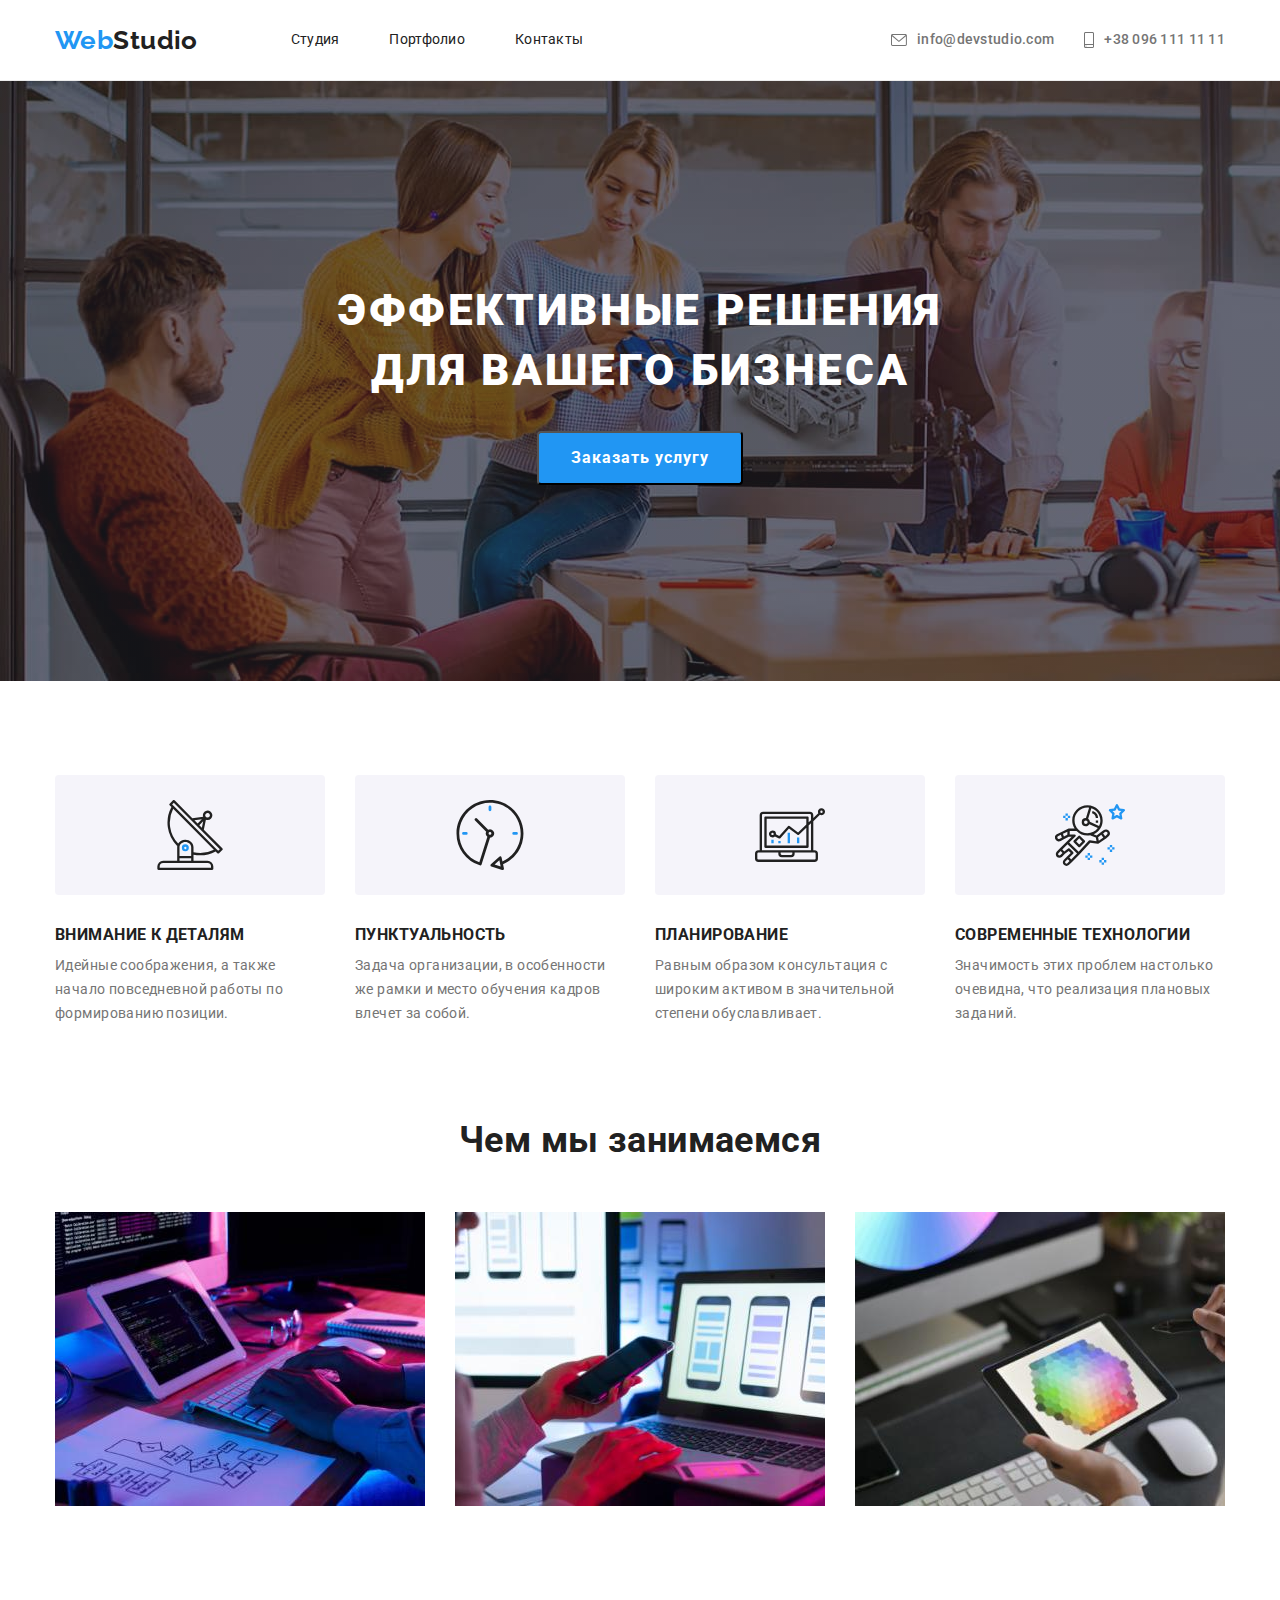
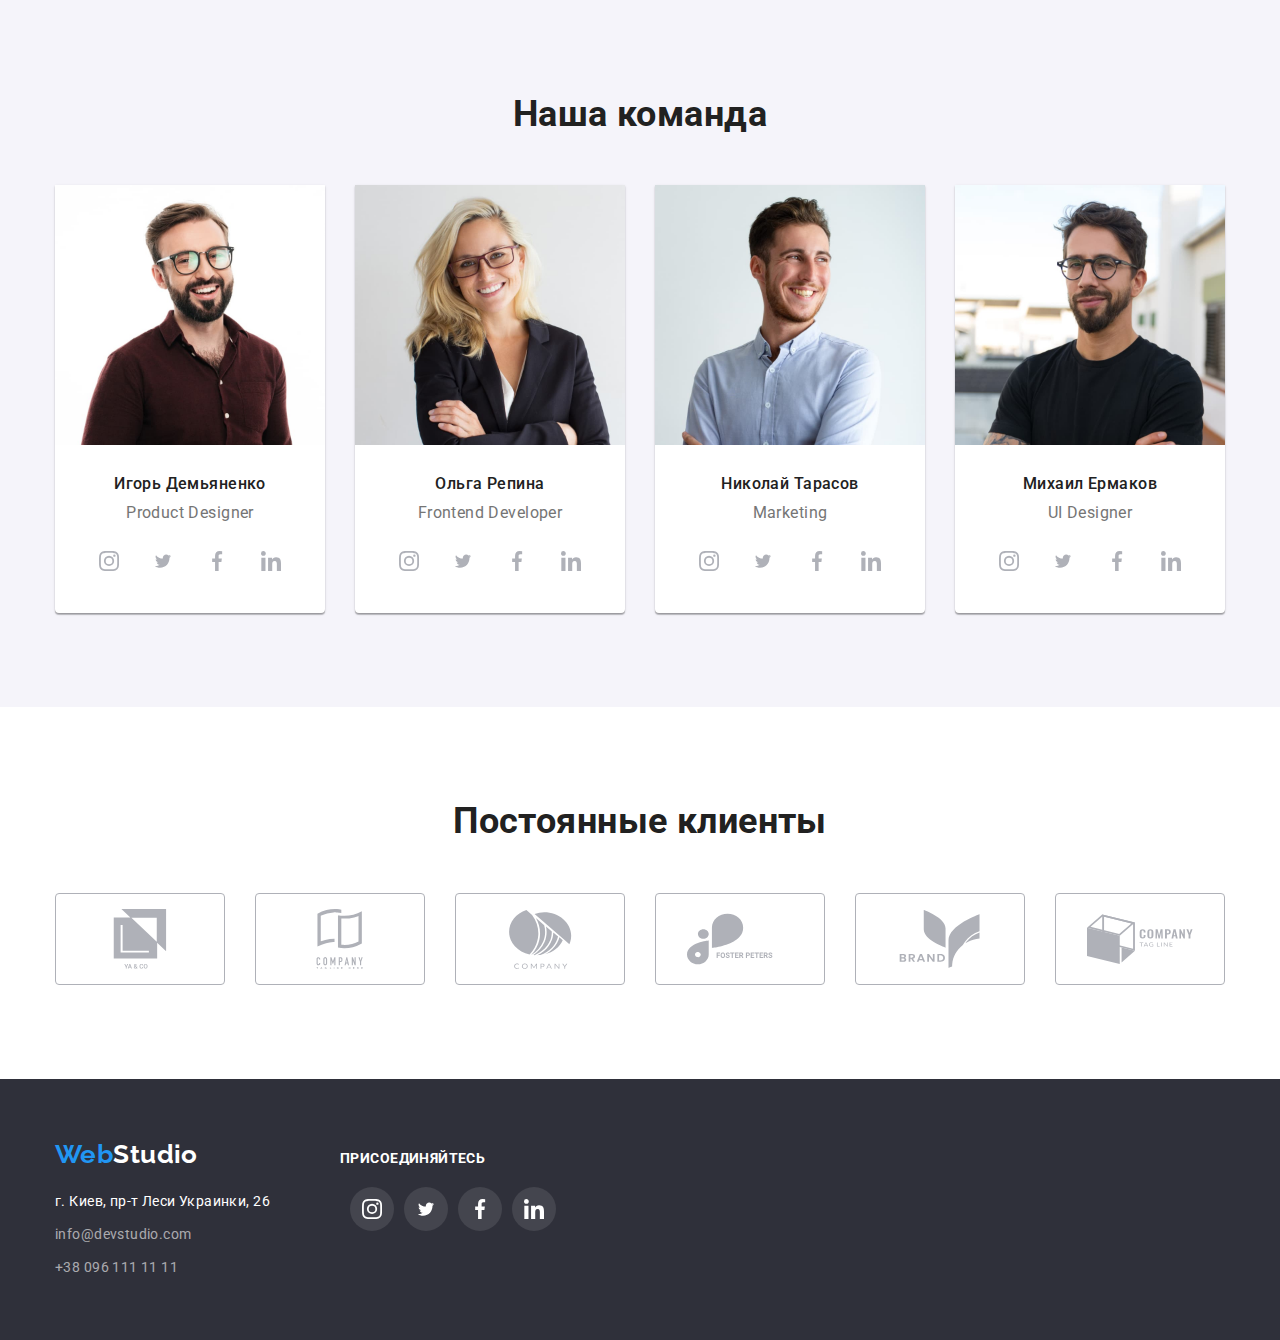
<file: index.html>
<!DOCTYPE html>
<html lang="ru">  
      <head>
            <meta charset="UTF-8">
            <meta name="viewport" content="width=device-width, initial-scale=1.0">
            <title>Студия</title>
            <link rel="stylesheet" href="https://cdnjs.cloudflare.com/ajax/libs/modern-normalize/1.0.0/modern-normalize.min.css" />
            <link rel="preconnect" href="https://fonts.googleapis.com">
            <link rel="preconnect" href="https://fonts.gstatic.com" crossorigin>
            <link href="https://fonts.googleapis.com/css2?family=Raleway:wght@700&family=Roboto:wght@400;500;700;900&display=swap"
                  rel="stylesheet">
            <link rel="stylesheet" href="./CSS/styles.css">
      </head>
      <body>
            <header class="head-site">
                  <div class="conteiner page-nav">
                        <a href="./index.html" class="logo">Web<span class="studio-first">Studio</span></a>
                        <nav class="main-nav">   
                              <ul class="site-nav">
                                    <li class="item"><a href="./index.html" class="current-link">Студия</a></li>
                                    <li class="item"><a href="./portfolio.html">Портфолио</a></li>
                                    <li class="item"><a href="">Контакты</a></li>
                              </ul>
                        </nav>
                        <ul class="site-contact">
                              <li class="item">
                                    <a href="mailto:info@devstudio.com" class="header-contact">
                                          <svg class="icon-contact" width="16" height="12">
                                                <use href="./images/symbol-defs.svg#icon-mail"></use>
                                          </svg>info@devstudio.com</a>
                              </li>
                              <li class="item">
                                    <a href="tel:+380961111111" class="header-contact">
                                          <svg class="icon-contact" width="10" height="16">
                                                <use href="./images/symbol-defs.svg#icon-tell"></use>
                                          </svg>+38 096 111 11 11</a>
                              </li>
                        </ul>
                  </div>
            </header>
            <main>
                  <!--Шапка-->
                  <section class="section-hero">
                        <div class="hero-part">
                              <h1 class="hero">Эффективные решения для вашего бизнеса</h1>
                              <button type="button" class="order">Заказать услугу</button>
                        </div>
                  </section>
                  <!--Особенности-->
                  <section class="section">
                        <div class="conteiner">
                              <h2 class="visually-hidden">Особенности</h2>
                              <ul class="item-peculiarities">
                                    <li class="item-pec icon-antenna">
                                          <h3 class="item-title">Внимание к деталям</h3>
                                          <p>Идейные соображения, а также начало повседневной работы по формированию позиции.</p>
                                    </li>
                                    <li class="item-pec icon-clock">
                                          <h3 class="item-title">Пунктуальность</h3>
                                          <p>Задача организации, в особенности же рамки и место обучения кадров влечет за собой.</p>
                                    </li>
                                    <li class="item-pec icon-diagram">
                                          <h3 class="item-title">Планирование</h3>
                                          <p>Равным образом консультация с широким активом в значительной степени обуславливает.</p>
                                    </li>
                                    <li class="item-pec icon-astronaut">
                                          <h3 class="item-title">Современные технологии</h3>
                                          <p>Значимость этих проблем настолько очевидна, что реализация плановых заданий.</p>
                                    </li>
                              </ul>
                        </div>
                  </section>
                  <!--Чем мы занимаемся-->
                  <section class="section work">
                        <div class="conteiner">
                              <h2 class="title">Чем мы занимаемся</h2>
                              <ul class="work-exemples">
                                    <li class="exemple">
                                          <img src="./images/box_1.jpg" alt="Десктопные приложения" width="370">
                                    </li>
                                    <li class="exemple">
                                          <img src="./images/box_2.jpg" alt="Мобильные приложения" width="370">
                                    </li>
                                    <li class="exemple">
                                          <img src="./images/box_3.jpg" alt="Дизайнерские решения" width="370">
                                    </li>
                              </ul>
                        </div>
                  </section>
                 <!--Наша команда-->
                  <section class="section command">
                        <div class="conteiner">
                              <h2 class="title">Наша команда</h2>
                              <ul class="foto-command">
                                    <li class="foto">
                                          <img src="./images/img_1.jpg" alt="Игорь Демьяненко" width="270">
                                          <div class="foto-description">
                                                <h3 class="partner">Игорь Демьяненко</h3>
                                                <p class="profesion">Product Designer</p>
                                                <ul class="icon-item">
                                                      <li class="item">
                                                            <a href="#" target="_blank" class="item-link" arial-label="Instagram">
                                                                  <svg class="social-icon" width="20" height="20">
                                                                        <use href="./images/symbol-defs.svg#icon-instagram"></use>
                                                                  </svg>
                                                            </a>
                                                      </li>
                                                      <li class="item">
                                                            <a href="#" target="_blank" class="item-link" arial-label="Twitter">
                                                                  <svg class="social-icon" width="20" height="16.25">
                                                                        <use href="./images/symbol-defs.svg#icon-twitter"></use>
                                                                  </svg>
                                                            </a>
                                                      </li>
                                                      <li class="item">
                                                            <a href="#" target="_blank" class="item-link" arial-label="Facebook">
                                                                  <svg class="social-icon" width="20" height="20">
                                                                        <use href="./images/symbol-defs.svg#icon-facebook"></use>
                                                                  </svg>
                                                            </a>
                                                      </li>
                                                      <li class="item">
                                                            <a href="#" target="_blank" class="item-link" arial-label="Linkedin">
                                                                  <svg class="social-icon" width="20" height="20">
                                                                        <use href="./images/symbol-defs.svg#icon-linkedin"></use>
                                                                  </svg>
                                                            </a>
                                                      </li>
                                                </ul>
                                          </div>  
                                    </li>
                                    <li class="foto">
                                          <img src="./images/img_2.jpg" alt="Ольга Репина" width="270">
                                          <div class="foto-description">
                                                <h3 class="partner">Ольга Репина</h3>
                                                <p class="profesion">Frontend Developer</p>
                                                <ul class="icon-item">
                                                      <li class="item">
                                                            <a href="#" target="_blank" class="item-link" arial-label="Instagram">
                                                                  <svg class="social-icon" width="20" height="20">
                                                                        <use href="./images/symbol-defs.svg#icon-instagram"></use>
                                                                  </svg>
                                                            </a>
                                                      </li>
                                                      <li class="item">
                                                            <a href="#" target="_blank" class="item-link" arial-label="Twitter">
                                                                  <svg class="social-icon" width="20" height="16.25">
                                                                        <use href="./images/symbol-defs.svg#icon-twitter"></use>
                                                                  </svg>
                                                            </a>
                                                      </li>
                                                      <li class="item">
                                                            <a href="#" target="_blank" class="item-link" arial-label="Facebook">
                                                                  <svg class="social-icon" width="20" height="20">
                                                                        <use href="./images/symbol-defs.svg#icon-facebook"></use>
                                                                  </svg>
                                                            </a>
                                                      </li>
                                                      <li class="item">
                                                            <a href="#" target="_blank" class="item-link" arial-label="Linkedin">
                                                                  <svg class="social-icon" width="20" height="20">
                                                                        <use href="./images/symbol-defs.svg#icon-linkedin"></use>
                                                                  </svg>
                                                            </a>
                                                      </li>
                                                </ul>
                                          </div>
                                    </li>
                                    <li class="foto">
                                          <img src="./images/img_3.jpg" alt="Николай Тарасов" width="270">
                                          <div class="foto-description">
                                                <h3 class="partner">Николай Тарасов</h3>
                                                <p class="profesion">Marketing</p>
                                                <ul class="icon-item">
                                                      <li class="item">
                                                            <a href="#" target="_blank" class="item-link" arial-label="Instagram">
                                                                  <svg class="social-icon" width="20" height="20">
                                                                        <use href="./images/symbol-defs.svg#icon-instagram"></use>
                                                                  </svg>
                                                            </a>
                                                      </li>
                                                      <li class="item">
                                                            <a href="#" target="_blank" class="item-link" arial-label="Twitter">
                                                                  <svg class="social-icon" width="20" height="16.25">
                                                                        <use href="./images/symbol-defs.svg#icon-twitter"></use>
                                                                  </svg>
                                                            </a>
                                                      </li>
                                                      <li class="item">
                                                            <a href="#" target="_blank" class="item-link" arial-label="Facebook">
                                                                  <svg class="social-icon" width="20" height="20">
                                                                        <use href="./images/symbol-defs.svg#icon-facebook"></use>
                                                                  </svg>
                                                            </a>
                                                      </li>
                                                      <li class="item">
                                                            <a href="#" target="_blank" class="item-link" arial-label="Linkedin">
                                                                  <svg class="social-icon" width="20" height="20">
                                                                        <use href="./images/symbol-defs.svg#icon-linkedin"></use>
                                                                  </svg>
                                                            </a>
                                                      </li>
                                                </ul>
                                          </div>
                                    </li>
                                    <li class="foto">
                                          <img src="./images/img_4.jpg" alt="Михаил Ермаков" width="270">
                                          <div class="foto-description">
                                                <h3 class="partner">Михаил Ермаков</h3>
                                                <p class="profesion">UI Designer</p>
                                                <ul class="icon-item">
                                                      <li class="item">
                                                            <a href="#" target="_blank" class="item-link" arial-label="Instagram">
                                                                  <svg class="social-icon" width="20" height="20">
                                                                        <use href="./images/symbol-defs.svg#icon-instagram"></use>
                                                                  </svg>
                                                            </a>
                                                      </li>
                                                      <li class="item">
                                                            <a href="#" target="_blank" class="item-link" arial-label="Twitter">
                                                                  <svg class="social-icon" width="20" height="16.25">
                                                                        <use href="./images/symbol-defs.svg#icon-twitter"></use>
                                                                  </svg>
                                                            </a>
                                                      </li>
                                                      <li class="item">
                                                            <a href="#" target="_blank" class="item-link" arial-label="Facebook">
                                                                  <svg class="social-icon" width="20" height="20">
                                                                        <use href="./images/symbol-defs.svg#icon-facebook"></use>
                                                                  </svg>
                                                            </a>
                                                      </li>
                                                      <li class="item">
                                                            <a href="#" target="_blank" class="item-link" arial-label="Linkedin">
                                                                  <svg class="social-icon" width="20" height="20">
                                                                        <use href="./images/symbol-defs.svg#icon-linkedin"></use>
                                                                  </svg>
                                                            </a>
                                                      </li>
                                                </ul>
                                          </div>
                                    </li>
                              </ul>
                        </div>
                  </section> 
                  <section class="section">
                        <div class="conteiner">
                              <h2 class="title">Постоянные клиенты</h2>
                              <ul class="item-clients">
                                    <li class="item">
                                          <a href="#" class="link-client">
                                                <svg class="icon-client">
                                                      <use href="./images/symbol-defs.svg#icon-client_1"></use>
                                                </svg>
                                          </a>
                                    </li>
                                    <li class="item">
                                          <a href="#" class="link-client">
                                                <svg class="icon-client">
                                                      <use href="./images/symbol-defs.svg#icon-client_2"></use>
                                                </svg>
                                          </a>
                                    </li>
                                    <li class="item">
                                          <a href="#" class="link-client">
                                                <svg class="icon-client">
                                                      <use href="./images/symbol-defs.svg#icon-client_3"></use>
                                                </svg>
                                          </a>
                                    </li>
                                    <li class="item">
                                          <a href="#" class="link-client">
                                                <svg class="icon-client">
                                                      <use href="./images/symbol-defs.svg#icon-client_4"></use>
                                                </svg>
                                          </a>
                                    </li>
                                    <li class="item">
                                          <a href="#" class="link-client">
                                                <svg class="icon-client">
                                                      <use href="./images/symbol-defs.svg#icon-client_5"></use>
                                                </svg>
                                          </a>
                                    </li>
                                    <li class="item">
                                          <a href="#" class="link-client">
                                                <svg class="icon-client">
                                                      <use href="./images/symbol-defs.svg#icon-client_6"></use>
                                                </svg>
                                          </a>
                                    </li>
                              </ul>
                        </div>
                  </section>
            </main>
            <footer class="footer-nav">
                  <div class="conteiner footer-list">
                        <div class="footer-part">
                              <!--Адрес-->
                              <a href="./index.html" class="logo">Web<span class="studio-second">Studio</span></a>
                                    <address class="contact">
                                          <p>г. Киев, пр-т Леси Украинки, 26</p>
                                          <a href="mailto:info@devstudio.com">info@devstudio.com</a>
                                          <a href="tel:+380961111111">+38 096 111 11 11</a>
                                    </address>
                        </div>
                        <div>
                              <p class="social-title">присоединяйтесь</p>
                              <ul class="icon-item">
                                    <li class="item">
                                          <a href="#" target="_blank" class="item-link second" arial-label="Instagram">
                                                <svg class="social-icon-second" width="20" height="20">
                                                      <use href="./images/symbol-defs.svg#icon-instagram"></use>
                                                </svg>
                                          </a>
                                    </li>
                                    <li class="item">
                                          <a href="#" target="_blank" class="item-link second" arial-label="Twitter">
                                                <svg class="social-icon-second" width="20" height="16.25">
                                                      <use href="./images/symbol-defs.svg#icon-twitter"></use>
                                                </svg>
                                          </a>
                                    </li>
                                    <li class="item">
                                          <a href="#" target="_blank" class="item-link second" arial-label="Facebook">
                                                <svg class="social-icon-second" width="20" height="20">
                                                      <use href="./images/symbol-defs.svg#icon-facebook"></use>
                                                </svg>
                                          </a>
                                    </li>
                                    <li class="item">
                                          <a href="#" target="_blank" class="item-link second" arial-label="Linkedin">
                                                <svg class="social-icon-second" width="20" height="20">
                                                      <use href="./images/symbol-defs.svg#icon-linkedin"></use>
                                                </svg>
                                          </a>
                                    </li>
                              </ul>
                        </div>
                  </div>
            </footer>     
      </body>
</html>
</file>
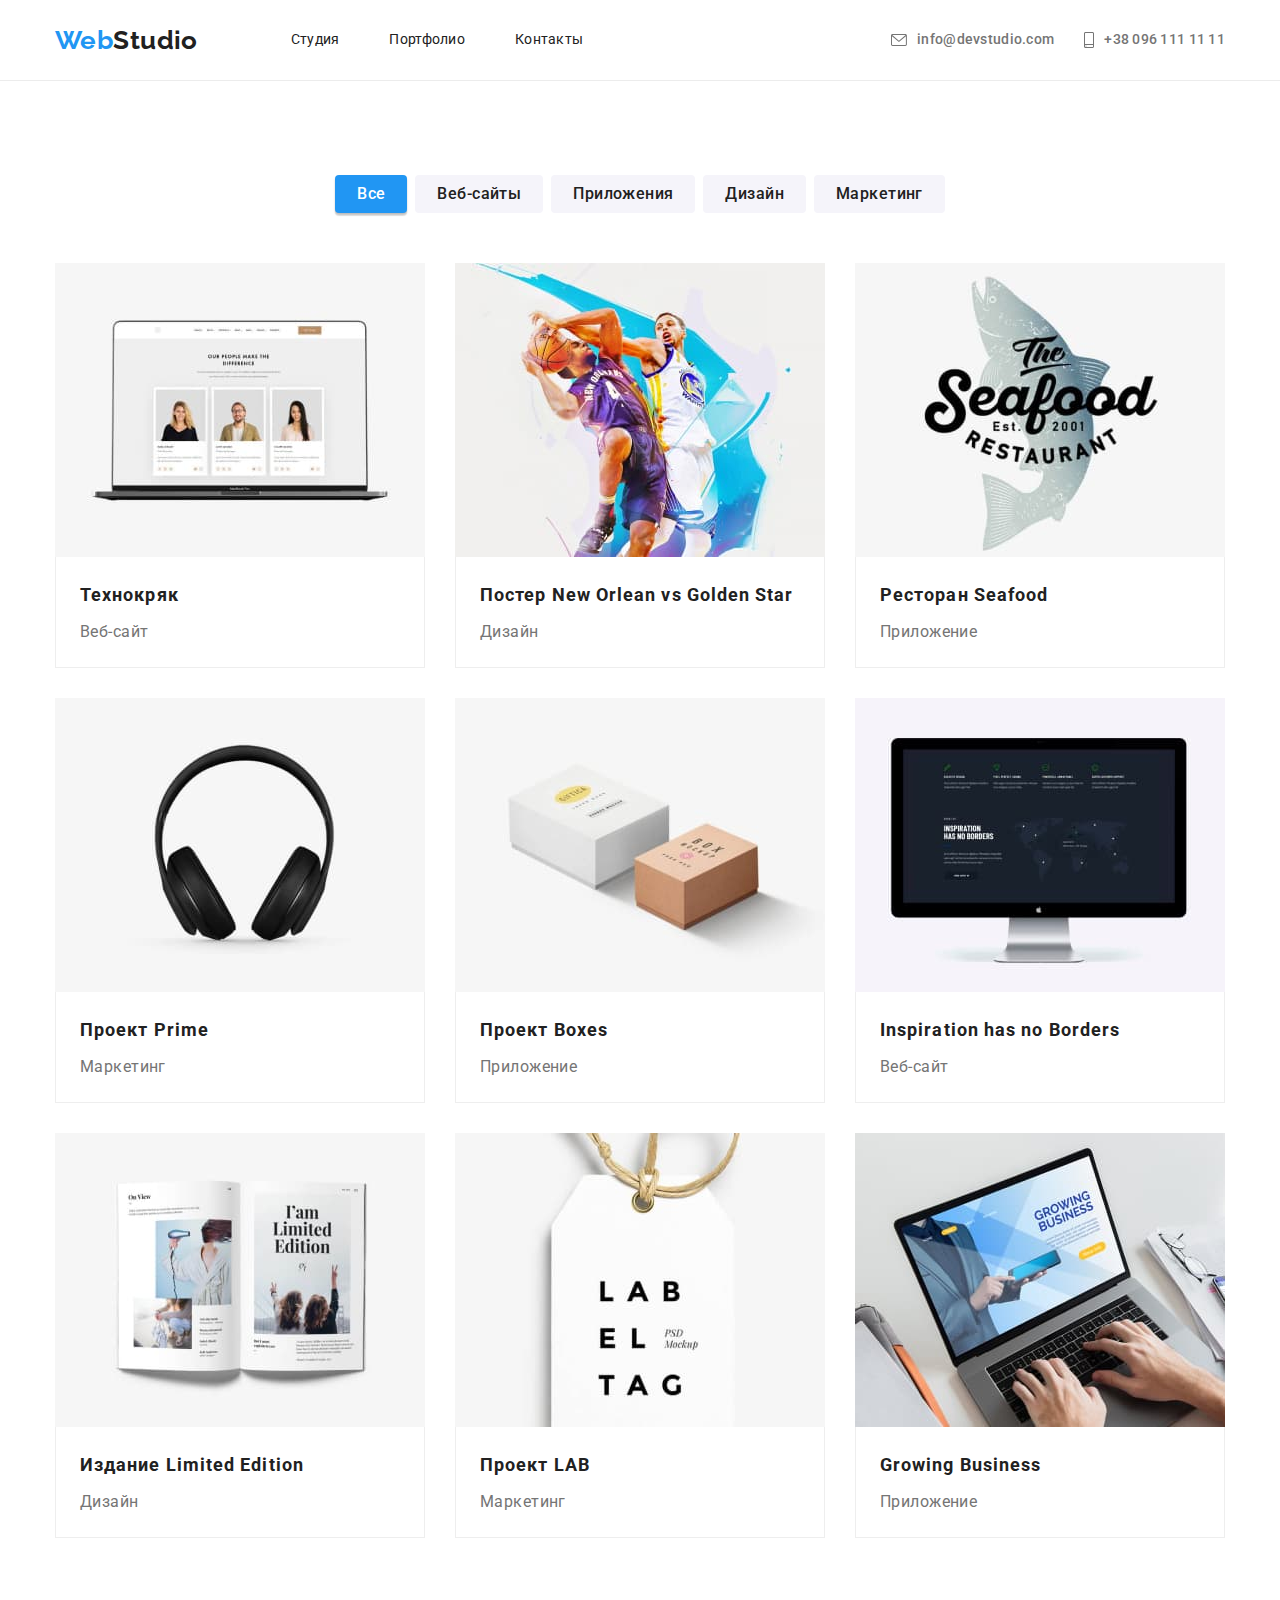
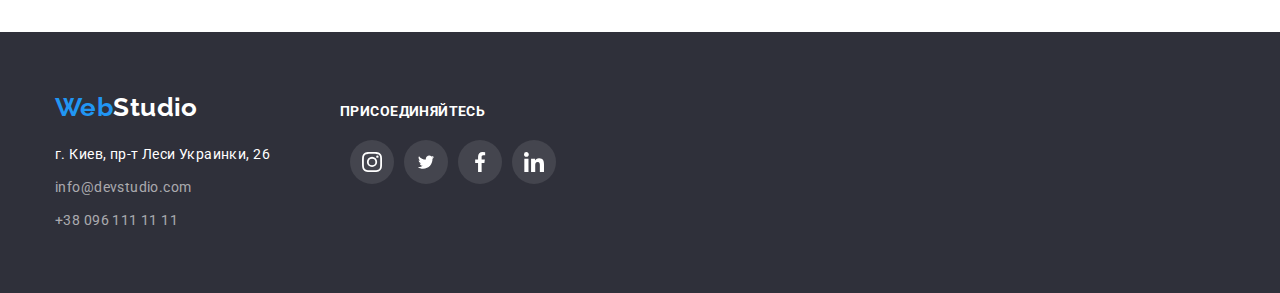
<file: portfolio.html>
<!DOCTYPE html>
<html lang="ru">
      <head>
            <meta charset="UTF-8">
            <meta name="viewport" content="width=device-width, initial-scale=1.0">
            <title>Портфолио</title>
            <link rel="stylesheet" href="https://cdnjs.cloudflare.com/ajax/libs/modern-normalize/1.0.0/modern-normalize.min.css" />
            <link rel="preconnect" href="https://fonts.googleapis.com">
            <link rel="preconnect" href="https://fonts.gstatic.com" crossorigin>
            <link href="https://fonts.googleapis.com/css2?family=Raleway:wght@700&family=Roboto:wght@400;500;700;900&display=swap"
            rel="stylesheet">
            <link rel="stylesheet" href="./CSS/styles.css">
      </head>
      <body>
            <header class="head-site">
                  <div class="conteiner page-nav">
                        <a href="./index.html" class="logo">Web<span class="studio-first">Studio</span></a>
                        <nav class="main-nav">
                              <ul class="site-nav">
                                    <li class="item"><a href="./index.html" >Студия</a></li>
                                    <li class="item"><a href="./portfolio.html" class="current-link">Портфолио</a></li>
                                    <li class="item"><a href="">Контакты</a></li>
                              </ul>
                        </nav>
                        <ul class="site-contact">
                              <li class="item">
                                    <a href="mailto:info@devstudio.com" class="header-contact">
                                          <svg class="icon-contact" width="16" height="12">
                                                <use href="./images/symbol-defs.svg#icon-mail"></use>
                                          </svg>info@devstudio.com</a>
                              </li>
                              <li class="item">
                                    <a href="tel:+380961111111" class="header-contact">
                                          <svg class="icon-contact" width="10" height="16">
                                                <use href="./images/symbol-defs.svg#icon-tell"></use>
                                          </svg>+38 096 111 11 11</a>
                              </li>
                        </ul>
                  </div>
            </header>
            <main>
                  <section class="section">
                        <div class="conteiner">
                        <h1 class="visually-hidden">Наши работы</h1>
                        <ul class="filtr-choice">
                              <li class="filtr-item"><button type="button" class="filtr-all">Все</button></li>
                              <li class="filtr-item"><button type="button" class="filtr">Веб-сайты</button></li>
                              <li class="filtr-item"><button type="button" class="filtr">Приложения</button></li>
                              <li class="filtr-item"><button type="button" class="filtr">Дизайн</button></li>
                              <li class="filtr-item"><button type="button" class="filtr">Маркетинг</button></li> 
                        </ul>
                        <ul class="filtr-part">
                              <li class="part-item">
                                    <a href="#" class="part-item-link">
                                          <img src="./images/img_5.jpg" alt="Наши работы" width="370">
                                          <div class="filtr-element">
                                                <h3 class="filtr-title">Технокряк</h3>
                                                <p class="filtr-list">Веб-сайт</p>
                                          </div> 
                                    </a>
                              </li>
                              <li class="part-item">
                                    <a href="#" class="part-item-link">
                                          <img src="./images/img_6.jpg" alt="Постер New Orlean vs Golden Star" width="370">
                                          <div class="filtr-element">
                                                <h3 class="filtr-title">Постер New Orlean vs Golden Star</h3>
                                                <p class="filtr-list">Дизайн</p>
                                          </div>    
                                    </a>
                              </li>
                              <li class="part-item">
                                    <a href="#" class="part-item-link">
                                          <img src="./images/img_7.jpg" alt="Ресторан Seafood" width="370">
                                          <div class="filtr-element">
                                                <h3 class="filtr-title">Ресторан Seafood</h3>
                                                <p class="filtr-list">Приложение</p>
                                          </div>  
                                    </a>
                              </li>
                              <li class="part-item">
                                    <a href="#" class="part-item-link">
                                          <img src="./images/img_8.jpg" alt="Проект Prime" width="370">
                                          <div class="filtr-element">
                                                <h3 class="filtr-title">Проект Prime</h3>
                                                <p class="filtr-list">Маркетинг</p>
                                          </div> 
                                    </a>
                              </li>
                              <li class="part-item">
                                    <a href="#" class="part-item-link">
                                          <img src="./images/img_9.jpg" alt="Проект Boxes" width="370">
                                          <div class="filtr-element">
                                                <h3 class="filtr-title">Проект Boxes</h3>
                                                <p class="filtr-list">Приложение</p>
                                          </div>     
                                    </a>
                              </li>
                              <li class="part-item">
                                    <a href="#" class="part-item-link">
                                          <img src="./images/img_10.jpg" alt="Inspiration has no Borders" width="370">
                                          <div class="filtr-element">
                                                <h3 class="filtr-title">Inspiration has no Borders</h3>
                                                <p class="filtr-list">Веб-сайт</p>
                                          </div> 
                                    </a>
                              </li>
                              <li class="part-item">
                                    <a href="#" class="part-item-link">
                                          <img src="./images/img_11.jpg" alt="Издание Limited Edition" width="370">
                                          <div class="filtr-element">
                                                <h3 class="filtr-title">Издание Limited Edition</h3>
                                                <p class="filtr-list">Дизайн</p>
                                          </div>     
                                    </a>
                              </li>
                              <li class="part-item">
                                    <a href="#" class="part-item-link">
                                          <img src="./images/img_12.jpg" alt="Проект LAB" width="370">
                                          <div class="filtr-element">
                                                <h3 class="filtr-title">Проект LAB</h3>
                                                <p class="filtr-list">Маркетинг</p>
                                          </div> 
                                    </a>
                              </li>
                              <li class="part-item">
                                    <a href="#" class="part-item-link">
                                          <img src="./images/img_13.jpg" alt="Growing Business" width="370">
                                          <div class="filtr-element">
                                                <h3 class="filtr-title">Growing Business</h3>
                                                <p class="filtr-list">Приложение</p>
                                          </div>   
                                    </a>
                              </li>
                        </ul>
                        </div>
                  </section>
            </main>
            <footer class="footer-nav">
                  <div class="conteiner footer-list">
                        <div class="footer-part">
                              <!--Адрес-->
                              <a href="./index.html" class="logo">Web<span class="studio-second">Studio</span></a>
                              <address class="contact">
                                    <p>г. Киев, пр-т Леси Украинки, 26</p>
                                    <a href="mailto:info@devstudio.com">info@devstudio.com</a>
                                    <a href="tel:+380961111111">+38 096 111 11 11</a>
                              </address>
                        </div>
                        <div>
                              <p class="social-title">присоединяйтесь</p>
                              <ul class="icon-item">
                                    <li class="item">
                                          <a href="#" target="_blank" class="item-link second" arial-label="Instagram">
                                                <svg class="social-icon-second" width="20" height="20">
                                                      <use href="./images/symbol-defs.svg#icon-instagram"></use>
                                                </svg>
                                          </a>
                                    </li>
                                    <li class="item">
                                          <a href="#" target="_blank" class="item-link second" arial-label="Twitter">
                                                <svg class="social-icon-second" width="20" height="16.25">
                                                      <use href="./images/symbol-defs.svg#icon-twitter"></use>
                                                </svg>
                                          </a>
                                    </li>
                                    <li class="item">
                                          <a href="#" target="_blank" class="item-link second" arial-label="Facebook">
                                                <svg class="social-icon-second" width="20" height="20">
                                                      <use href="./images/symbol-defs.svg#icon-facebook"></use>
                                                </svg>
                                          </a>
                                    </li>
                                    <li class="item">
                                          <a href="#" target="_blank" class="item-link second" arial-label="Linkedin">
                                                <svg class="social-icon-second" width="20" height="20">
                                                      <use href="./images/symbol-defs.svg#icon-linkedin"></use>
                                                </svg>
                                          </a>
                                    </li>
                              </ul>
                        </div>
                  </div>
            </footer>
      </body>
</html>
</file>
<file: CSS/styles.css>
:root {
  --primary-text-color: #757575;
  --title-text-color: #212121;
  --accent-text-color: #2196f3;
  --accent-second-color: #188ce8;
  --hero-text-color: #ffffff;
  --adress-text-color: rgba(255, 255, 255, 0.6);
  --filtr-text-color: #f5f4fa;
  --footer-background-color: #2f303a;
  --hero-gradient-color:rgba(47, 48, 58, 0.4);
  --command-backgraund-color: #f5f4fa;
  --conteiner-background-color: #e5e5e5;
  --border-header-color: #ececec;
  --border-cards-color:#EEEEEE;
  --social-network-color: #AFB1B8;
  --social-background-color:#44454E;
}

body {
  font-family: Roboto, sans-serif;
  font-weight: 400;
  font-size: 14px;
  line-height: 1.71;
  letter-spacing: 0.03em;
  background-color: var(--hero-text-color);
  color: var(--primary-text-color);
}

/*Утилиты*/
li {
  list-style: none;
  margin: 0;
  padding: 0;
}

a {
  text-decoration: none;
  margin: 0;
  padding: 0;
}

h1,
h2,
h3,
h4,
p,
ul {
  margin: 0;
  padding: 0;
}

img{
  display: block;
}

.conteiner {
  padding-left: 15px;
  padding-right: 15px;
  margin-left: auto;
  margin-right: auto;
  width: 1200px;
}

.section {
  padding-top: 94px;
  padding-bottom: 94px;
}

/*Head site*/

.head-site{
border-bottom: 1px solid var(--border-header-color);
}

.page-nav {
  display: flex;
  align-items: center;
}

/*Logo*/

.logo {
  display: block;
  
  color: var(--accent-text-color);

  font-family: Raleway;
  font-weight: 700;
  font-size: 26px;
  line-height: 1.19;
}

.studio-first {
  color: var(--title-text-color);
}

/*Navigation*/

.main-nav{
  display: block;
  margin-left: 93px;
}

.site-nav {
display: flex;
}

.site-nav .item {
  display: block;
  margin-right: 50px;
}

.site-nav .item:last-child{
margin-right: 0;
}

.site-nav a {
  display: block;
  padding-top: 32px;
  padding-bottom: 32px;

  color: var(--title-text-color);

  line-height: 1.14;
  letter-spacing: 0.02em;
}

.site-nav a:focus,
.site-nav a:hover {
color: var(--accent-text-color);
}

.current-link:visited {
color: var(--accent-text-color);
}

.site-contact {
display: flex;
align-items: center;
margin-left: auto;
}

.site-contact .item{
margin-right: 30px;
}
.site-contact .item:last-child{
margin-right: 0;
}

.header-contact {
  display: flex;
  align-items: center;
  padding-top: 32px;
  padding-bottom: 32px;

  color: var(--primary-text-color);

  font-weight: 500;
  line-height: 1.14;
  letter-spacing: 0.02em;
}

.icon-contact {
  padding:0;
  margin:0;
  border:0;
  margin-right: 10px;
 
  fill:currentColor;
}

.site-contact a:focus,
.site-contact a:hover {
  color: var(--accent-text-color);
  fill: var(--accent-text-color);
}

/*Hero section*/

.section-hero {
  padding-top: 200px;
  padding-bottom: 200px;
  max-width: 1600px;
  height: 600px;
  margin-left: auto;
  margin-right: auto;

  background-image: linear-gradient(to left, var(--hero-gradient-color), var(--hero-gradient-color)),
    url('../images/img_14.jpg');
  background-repeat: no-repeat;
  background-size: cover;
  background-color: var(--footer-background-color);
}

.hero-part {
  text-align: center;
}

.hero {
  margin-left: auto;
  margin-right: auto;
  margin-bottom: 30px;
  width: 696px;
  
  color: var(--hero-text-color);
  
  font-weight: 900;
  font-size: 44px;
  line-height: 1.36;
  letter-spacing: 0.06em;
  text-transform: uppercase;
}

.order {
  border-radius: 4px;
  padding: 10px 32px;

  color: var(--hero-text-color);
  background-color: var(--accent-text-color);

  font-family: inherit;
  font-weight: 700;
  font-size: 16px;
  line-height: 1.88;
  letter-spacing: 0.06em;
  cursor: pointer;
}

.order:hover {
  background-color: var(--accent-second-color);
}

/*Peculiarities*/

.visually-hidden{
  position: absolute;
  width: 1px;
  height: 1px;
  margin: -1px;
  clip-path: inset(100%);
  clip: rect(0 0 0 0);
  overflow: hidden;
}

.item-peculiarities {
  display: flex;
  flex-direction: row;
}

.item-pec {
  width: 270px;
  margin-right: 30px; 
}

.item-pec:last-child {
margin-right: 0;
}

.item-title {
  margin-bottom: 10px;
  width: 270px;

  color: var(--title-text-color);

  font-weight: 700;
  line-height: 1.17;
  text-transform: uppercase;
}

.item-pec::before {
  display: block;
  content: "";
  width: 270px;
  height: 120px;
  margin-bottom: 30px;
  border-radius: 4px;

  background-color: var(--command-backgraund-color);
  
  background-repeat: no-repeat;
  background-position: center;
}

.icon-antenna::before {
  background-image: url('../images/antenna.svg');
}
.icon-clock::before {
  background-image: url('../images/clock.svg');
}

.icon-diagram::before {
  background-image: url('../images/diagram.svg');
}

.icon-astronaut::before {
  background-image: url('../images/astronaut.svg');
}

/*Our work*/

.work{
  padding-top: 0px;
}

.title {
  margin-bottom: 50px;

  color: var(--title-text-color);

  font-weight: 700;
  font-size: 36px;
  line-height: 1.16;
  text-align: center;
}

.work-exemples{
display: flex;
}

.exemple{
margin-right:30px;
font-size: 0;
}

.exemple:last-child{
margin-right: 0;
}

/*Our command*/

.command {
  background-color: var(--command-backgraund-color);
}

.foto-command{
  display: flex;
}

.foto{
margin-right: 30px;
font-size: 0;

background:var(--hero-text-color);
box-shadow: 0px 1px 3px rgba(0, 0, 0, 0.12),
0px 1px 1px rgba(0, 0, 0, 0.14),
0px 2px 1px rgba(0, 0, 0, 0.2);

border-radius: 0px 0px 4px 4px;
}

.foto-description{
padding-top: 30px;
padding-bottom: 30px;
padding-left: 10px;
padding-right: 10px;
}

.foto:last-child {
  margin-right: 0;
}

.partner {
  margin-bottom: 10px;

  color: var(--title-text-color);

  font-weight: 500;
  font-size: 16px;
  line-height: 1.18;
  text-align: center; 
}

.profesion {  
  font-size: 16px;
  line-height: 1.18;
  text-align: center;
  margin-bottom: 16px;
}

.icon-item{
  display: flex;
  justify-content:center;
  padding: 0 10px;
}

.icon-item .item{
  margin-right: 10px;
}

.icon-item .item:last-child{
  margin-right: 0px;
}

.item-link{
display: flex;
align-items: center;
justify-content: center;
padding: 0px;
width: 44px;
height: 44px;
border-radius: 50%;
border:0;

background-color: var(--hero-text-color);
color: var(--social-network-color);
}

.social-icon{
fill:currentColor;
}

.item-link:hover,
.item-link:focus{
  background-color: var(--accent-text-color);
  color: var(--hero-text-color);
}

.item-clients{
  display: flex;
}

.item-clients .item{
margin-right: 30px;
}

.item-clients .item:last-child {
  margin-right: 0px;
}

.link-client{
  display: flex;
  justify-content: center;
  align-items: center;
  padding: 0;
  width: 170px;
  height: 92px;
  border: 1px solid var(--social-network-color);
  border-radius: 4px;
  fill: var(--social-network-color);
  background-color:var(--hero-text-color);
  cursor: pointer;
}

.icon-client{
  width: 106px;
  height: 60px;
}

.link-client:hover,
.link-client:focus{
fill: var(--accent-text-color);
border:1px solid var(--accent-text-color);
}

/*Footer/*
/*Address*/

footer {
  background-color: var(--footer-background-color);
}

.footer-nav{
padding-top: 60px;
padding-bottom: 60px;
}

.footer-nav .logo{
margin-bottom: 20px;
}

.footer-list{
  display: flex; 
  align-items: baseline;
}

.footer-part{
  margin-right: 70px;
}

.studio-second {
  color: var(--hero-text-color);
}

.contact {
  display:flex;
  flex-direction: column;
  font-style: inherit;
  
  color: var(--hero-text-color);
}

.contact a {
  display: block;
  margin-bottom: 9px;

  color: var(--adress-text-color);
}

.contact a:hover {
  opacity: 0.6;
}

.contact a:last-child{
margin-bottom: 0;
}

.contact p{
margin-bottom: 9px;
}

.social-title {
  margin-bottom: 20px;
  
  color: var(--hero-text-color);

  font-weight: 700;
  line-height: 1.14;
  text-transform: uppercase;
}

.second{
background-color: var(--social-background-color);
color: var(--hero-text-color);
}

.social-icon-second{
  fill: var(--hero-text-color);
}

/*Portfolio*/

.filtr-choice {
  display: flex;
  justify-content: center;
  margin-bottom: 50px;
}

.filtr-item{
  display: block;
  margin-right: 8px;
}

.filtr-item:last-child {
  margin-right: 0;
}

.filtr-all {
  padding: 6px 22px;
  border-radius: 4px;
  border: var(--accent-text-color);

  background-color: var(--accent-text-color);
  color: var(--hero-text-color);
  box-shadow: 0px 3px 1px rgba(0, 0, 0, 0.1),
  0px 1px 2px rgba(0, 0, 0, 0.08),
  0px 2px 2px rgba(0, 0, 0, 0.12);
 
  font-family: inherit;
  letter-spacing: inherit;
  font-weight: 500;
  font-size: 16px;
  line-height: 1.62;
  text-align: center;
  cursor: pointer;
}

.filtr {
  padding: 6px 22px;
  border-radius: 4px;
  border: var(--filtr-text-color);

  background-color: var(--filtr-text-color);
  color: var(--title-text-color);

  font-family: inherit;
  letter-spacing: inherit;
  font-weight: 500;
  font-size: 16px;
  line-height: 1.62;
  text-align: center;
  cursor: pointer;
}

.filtr:hover {
  background-color: var(--accent-text-color);
  color: var(--hero-text-color);
  box-shadow: 0px 3px 1px rgba(0, 0, 0, 0.1),
  0px 1px 2px rgba(0, 0, 0, 0.08),
  0px 2px 2px rgba(0, 0, 0, 0.12);
}

.filtr-title {
  margin-bottom: 4px;

  color: var(--title-text-color);

  font-weight: 700;
  font-size: 18px;
  line-height: 2;
  letter-spacing: 0.06em;
}

.filtr-element{
padding-top: 20px;
padding-bottom: 20px;
padding-left: 24px;
padding-right: 24px;

border-right: 1px solid var(--border-cards-color);
border-left: 1px solid var(--border-cards-color);
border-bottom: 1px solid var(--border-cards-color);
}

.filtr-list {
  color: var(--primary-text-color);

  font-size: 16px;
  line-height: 1.88;
}

.filtr-list:focus,
.filtr-list:hover {
  opacity: 0.6;
}

.filtr-part{
display: flex;
flex-wrap: wrap;
}

.part-item{
display: inline-block;
width: 370px;
margin-right: 30px;
margin-bottom: 30px;
}

.part-item:nth-child(3n){
margin-right: 0;
}

.part-item:nth-child(n+7){
margin-bottom: 0;
}

.part-item-link{
  display: block;
}

.part-item-link:hover,
.part-item-link:focus{
  box-shadow: 0px 1px 1px rgba(0, 0, 0, 0.12),
  0px 4px 4px rgba(0, 0, 0, 0.06),
  1px 4px 6px rgba(0, 0, 0, 0.16);
  cursor: pointer;
}
</file>
